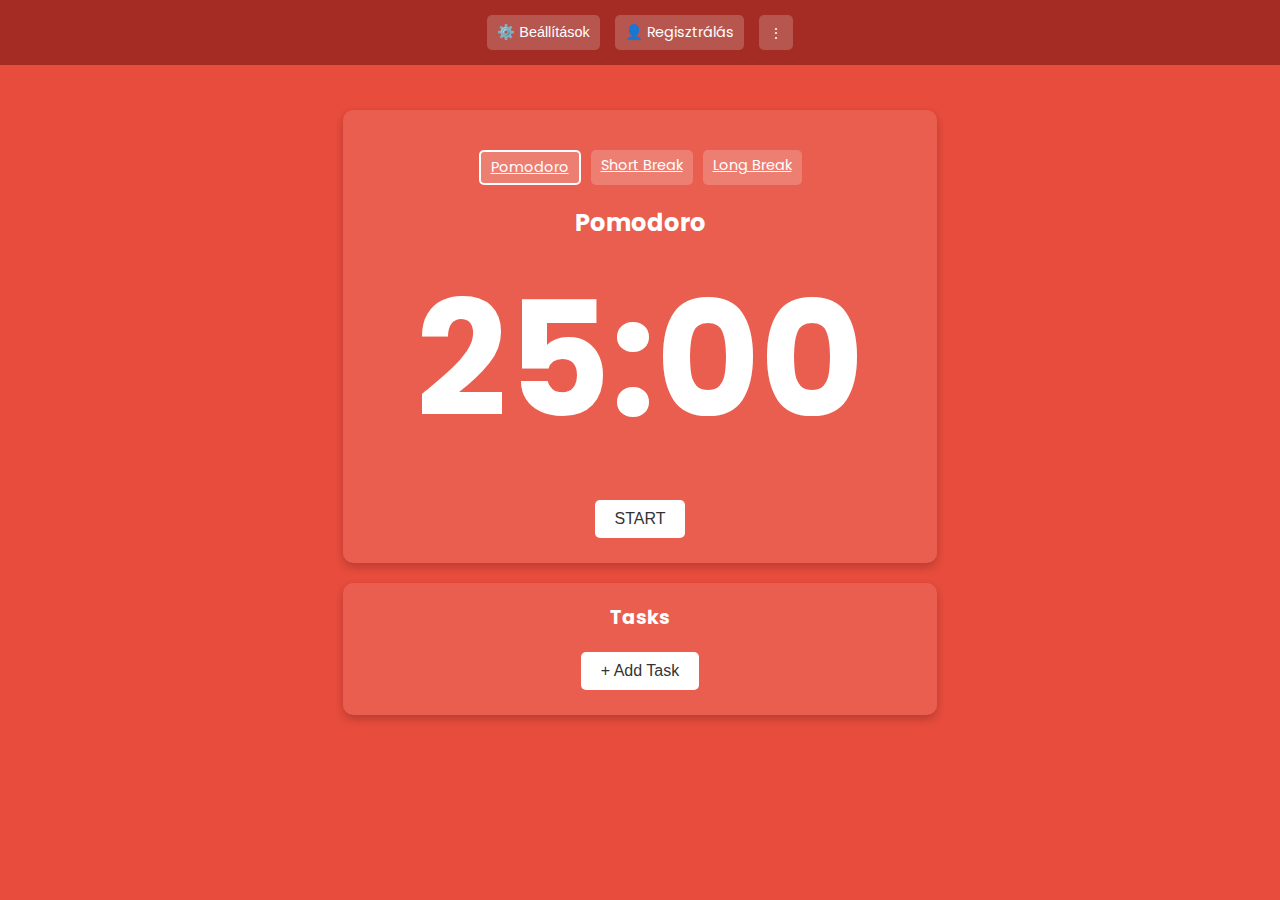
<file: index.html>
<!DOCTYPE html>
<html lang="en">
<head>
    <meta charset="UTF-8">
    <meta name="viewport" content="width=device-width, initial-scale=1.0">
    <title>Pomodoro Timer</title>
    <link href="https://fonts.googleapis.com/css2?family=Poppins:wght@400;600&display=swap" rel="stylesheet">
    <link rel="stylesheet" href="style.css">
</head>
<body>
<header class="navbar">
    <div class="nav-buttons">
        <button>⚙️ Beállítások</button>
        <a href="signUp.html" id="signInButton">👤 Regisztrálás</a>
        <button>⋮</button>
    </div>
</header>
<main>
    <div class="timer-display">
        <nav class="mode-switch">
            <a href="#" id="pomodoroLink" onclick="selectMode('pomodoro')">Pomodoro</a>
            <a href="#" id="short-breakLink" onclick="selectMode('short-break')">Short Break</a>
            <a href="#" id="long-breakLink" onclick="selectMode('long-break')">Long Break</a>
        </nav>
        <h2 id="modeTitle">Pomodoro</h2>
        <div id="timeDisplay">25:00</div>
        <button onclick="toggleTimer(); playSound();" id="toggleButton">START</button>
        <button onclick="skipSession();" id="skipButton">SKIP</button>
        <audio id="soundEffect" src="a.m4a"></audio>
    </div>

    <div class="task-container">
        <h3>Tasks</h3>
        <div id="tasksContainer">
            <button class="add-task-btn" onclick="addTask()">+ Add Task</button>
        </div>
    </div>

    <div class="spotify-player">
        <iframe id="spotifyPlayer"
                src="https://open.spotify.com/embed/playlist/3kwibhwWt8PJaP9UQPRHzZ?utm_source=generator&theme=0"
                frameborder="0" allow="autoplay; clipboard-write; encrypted-media; picture-in-picture">
        </iframe>
    </div>
</main>
<script src="script.js"></script>
</body>
</html>
</file>
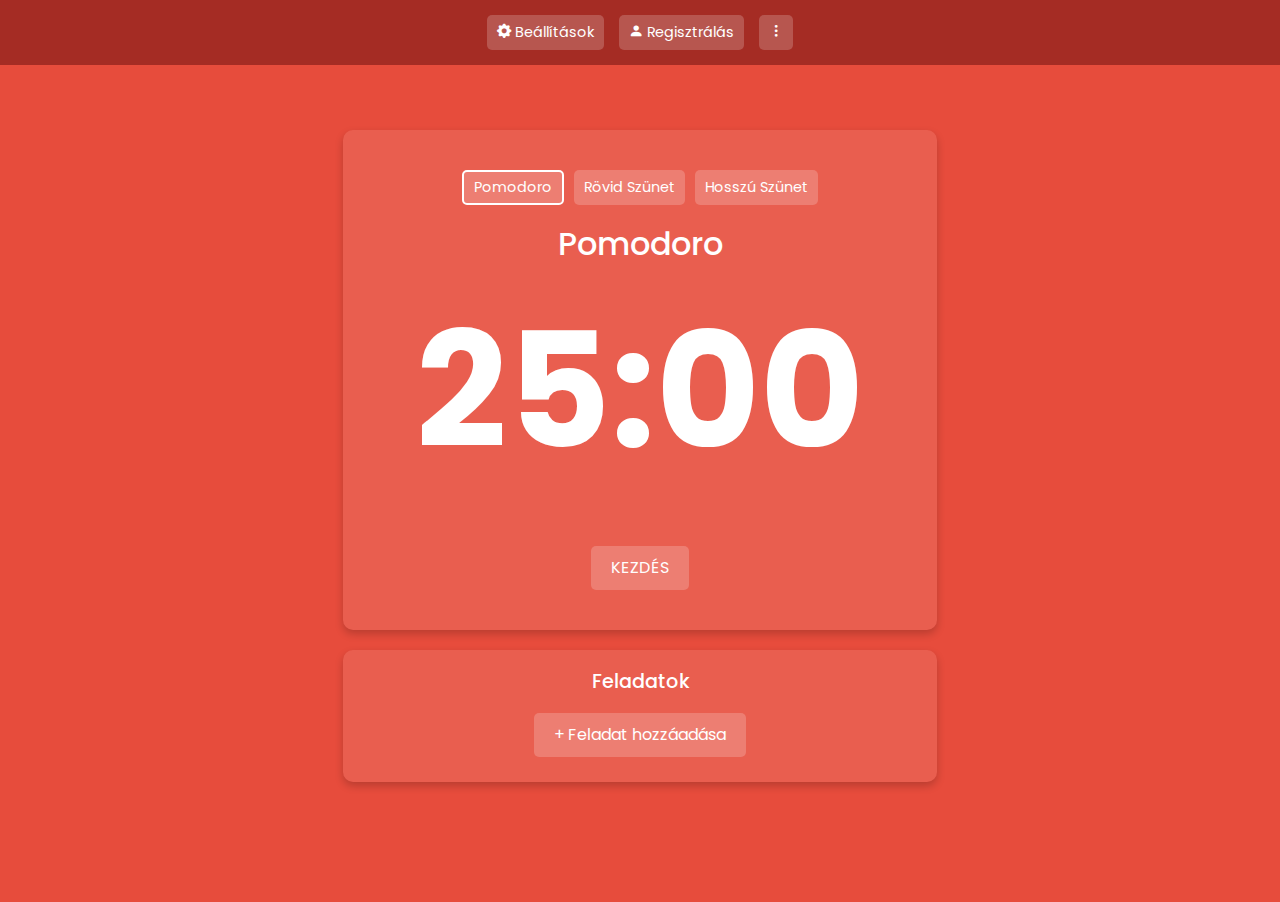
<file: docs/index.html>
<!DOCTYPE html>
<html lang="hu">
<head>
    <meta charset="UTF-8">
    <meta name="viewport" content="width=device-width, initial-scale=1.0">
    <title>Pomodoro Timer</title>
    <link href="https://fonts.googleapis.com/css2?family=Poppins:wght@400;600&display=swap" rel="stylesheet">
    <link rel="stylesheet" href="https://cdn.jsdelivr.net/npm/bootstrap-icons@1.10.5/font/bootstrap-icons.css">
    <link rel="stylesheet" href="https://stackpath.bootstrapcdn.com/bootstrap/4.5.2/css/bootstrap.min.css">
    <link rel="stylesheet" href="static/css/style.css">
</head>
<body>
<header class="navbar">
    <div class="nav-buttons">
        <button onclick="openSettings()"><i class="bi bi-gear-fill"></i>&nbspBeállítások</button>
        <a href="signUp.html" id="signInButton"><i class="bi bi-person-fill"></i>&nbspRegisztrálás</a>
        <button id="menuButton" onclick="toggleDropdown()"><i class="bi bi-three-dots-vertical"></i></button>
        <div id="dropdownMenu" class="dropdown">
            <a id="dropdown1" href="login.html"><i class="bi bi-box-arrow-in-right"></i>&nbspBejelentkezés</a>
            <a id="dropdown2" href="calendar.html"><i class="bi bi-calendar"></i>&nbspNaptár</a>
        </div>
    </div>
</header>
<main>
    <div class="timer-display">
        <nav class="mode-switch">
            <a id="pomodoroLink" onclick="selectMode('pomodoro')">Pomodoro</a>
            <a id="short-breakLink" onclick="selectMode('short-break')">Rövid Szünet</a>
            <a id="long-breakLink" onclick="selectMode('long-break')">Hosszú Szünet</a>
        </nav>
        <h2 id="modeTitle">Pomodoro</h2>
        <div id="timeDisplay">25:00</div>
        <button onclick="toggleTimer(); playSound();" id="toggleButton">KEZDÉS</button>
        <button class="btn btn-outline-light" onclick="skipSession(); skipSound();" id="skipButton">
            <i class="bi bi-skip-end-fill"></i>
        </button>
        <audio id="soundEffect" src="static/sounds/Click.m4a" preload="auto"></audio>
        <audio id="tickingSound" src="static/sounds/Tick.m4a" preload="auto"></audio>
        <audio id="alertBell" src="static/sounds/Bell.m4a" preload="auto"></audio>
        <audio id="alertKitchen" src="static/sounds/Kitchen.m4a" preload="auto"></audio>
        <audio id="alertDigital" src="static/sounds/Digital.m4a" preload="auto"></audio>
        <audio id="skipSound" src="static/sounds/Skip.m4a" preload="auto"></audio>
    </div>
    <div class="task-container">
        <h3>Feladatok</h3>
        <div id="tasksContainer">
            <button class="add-task-btn" onclick="addTask()">+ Feladat hozzáadása</button>
        </div>
    </div>

    <div class="spotify-player">
        <iframe id="spotifyPlayer"
                src="https://open.spotify.com/embed/playlist/3kwibhwWt8PJaP9UQPRHzZ?utm_source=generator&theme=0"
                frameborder="0" allow="autoplay; clipboard-write; encrypted-media; picture-in-picture">
        </iframe>
    </div>
</main>
<script src="static/scripts/settings.js"></script>
<script src="static/scripts/tasks.js"></script>
<script src="static/scripts/timer.js"></script>
<div id="settingsModal" class="settings-modal">
    <div class="settings-content">
        <span class="close" onclick="closeSettings()">&times;</span>
        <h2>Beállítások</h2>

        <div class="settings-section">
            <h3>Időzítő</h3>
            <label>
                Pomodoro (perc)
                <input type="number" id="pomodoroTime" value="25" min="1">
            </label>
            <label>
                Rövid Szünet (perc)
                <input type="number" id="shortBreakTime" value="5" min="1">
            </label>
            <label>
                Hosszú Szünet (perc)
                <input type="number" id="longBreakTime" value="15" min="1">
            </label>
            <label>
                Automatikus Szünetek Indítása
                <label class="switch">
                    <input type="checkbox" id="autoStartBreaks">
                    <span class="slider"></span>
                </label>
            </label>
            <label>
                Automatikus Pomodorók Indítása
                <label class="switch">
                    <input type="checkbox" id="autoStartPomodoros">
                    <span class="slider"></span>
                </label>
            </label>
            <label>
                Hosszú Szünet Intervallum
                <input type="number" id="longBreakInterval" value="4">
            </label>
        </div>
        <div class="settings-section">
            <h3>Hang</h3>
            <label>
                Riasztó Hang
                <select id="alarmSound">
                    <option value="digital">Digitális</option>
                    <option value="bell">Harang</option>
                    <option value="kitchen">Konyha</option>
                </select>
            </label>
            <label>
                Hangerő
                <div class="volume-control-container">
                    <span>0%</span>
                    <input type="range" id="volumeControl" min="0" max="100" value="50"/>
                    <span>100%</span>
                </div>
                <div id="volumeValue" class="volume-display">50%</div>
            </label>
            <div class="settings-buttons">
                <button id="playAlertButton" onclick="playAlertSound()">Lejátszás</button>
                <button onclick="saveSettings()" class="save-button">Mentés</button>
            </div>
        </div>
    </div>
</div>
</body>
</html>
</file>
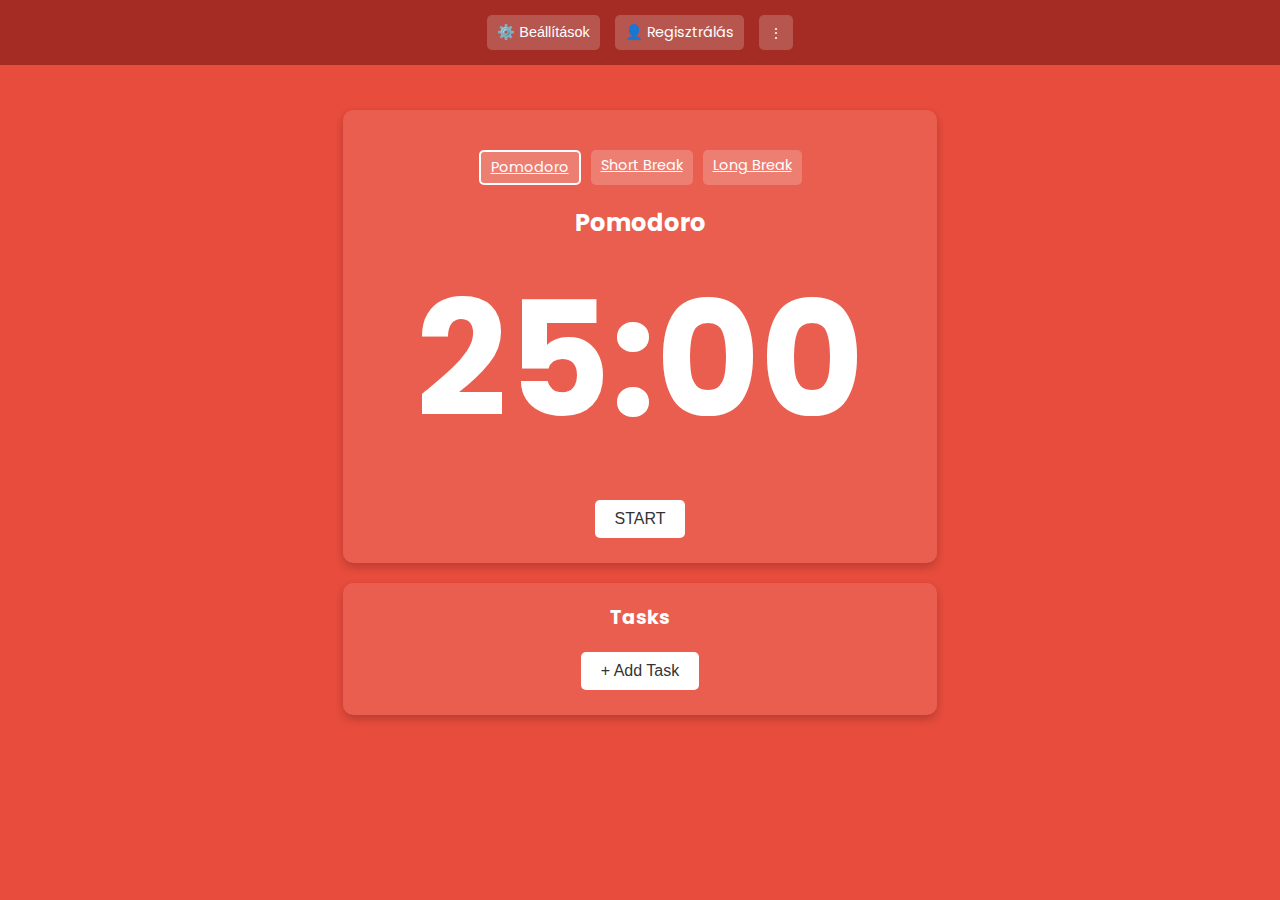
<file: teszt/index.html>
<!DOCTYPE html>
<html lang="en">
<head>
    <meta charset="UTF-8">
    <meta name="viewport" content="width=device-width, initial-scale=1.0">
    <title>Pomodoro Timer</title>
    <link href="https://fonts.googleapis.com/css2?family=Poppins:wght@400;600&display=swap" rel="stylesheet">
    <link rel="stylesheet" href="style.css">
</head>
<body>
<header class="navbar">
    <div class="nav-buttons">
        <button>⚙️ Beállítások</button>
        <a href="signUp.html" id="signInButton">👤 Regisztrálás</a>
        <button>⋮</button>
    </div>
</header>
<main>
    <div class="timer-display">
        <nav class="mode-switch">
            <a href="#" id="pomodoroLink" onclick="selectMode('pomodoro')">Pomodoro</a>
            <a href="#" id="short-breakLink" onclick="selectMode('short-break')">Short Break</a>
            <a href="#" id="long-breakLink" onclick="selectMode('long-break')">Long Break</a>
        </nav>
        <h2 id="modeTitle">Pomodoro</h2>
        <div id="timeDisplay">25:00</div>
        <button onclick="toggleTimer(); playSound();" id="toggleButton">START</button>
        <button onclick="skipSession();" id="skipButton">SKIP</button>
        <audio id="soundEffect" src="a.m4a"></audio>
    </div>

    <div class="task-container">
        <h3>Tasks</h3>
        <div id="tasksContainer">
            <button class="add-task-btn" onclick="addTask()">+ Add Task</button>
        </div>
    </div>

    <div class="spotify-player">
        <iframe id="spotifyPlayer"
                src="https://open.spotify.com/embed/playlist/3kwibhwWt8PJaP9UQPRHzZ?utm_source=generator&theme=0"
                frameborder="0" allow="autoplay; clipboard-write; encrypted-media; picture-in-picture">
        </iframe>
    </div>
</main>
<script src="script.js"></script>
</body>
</html>
</file>
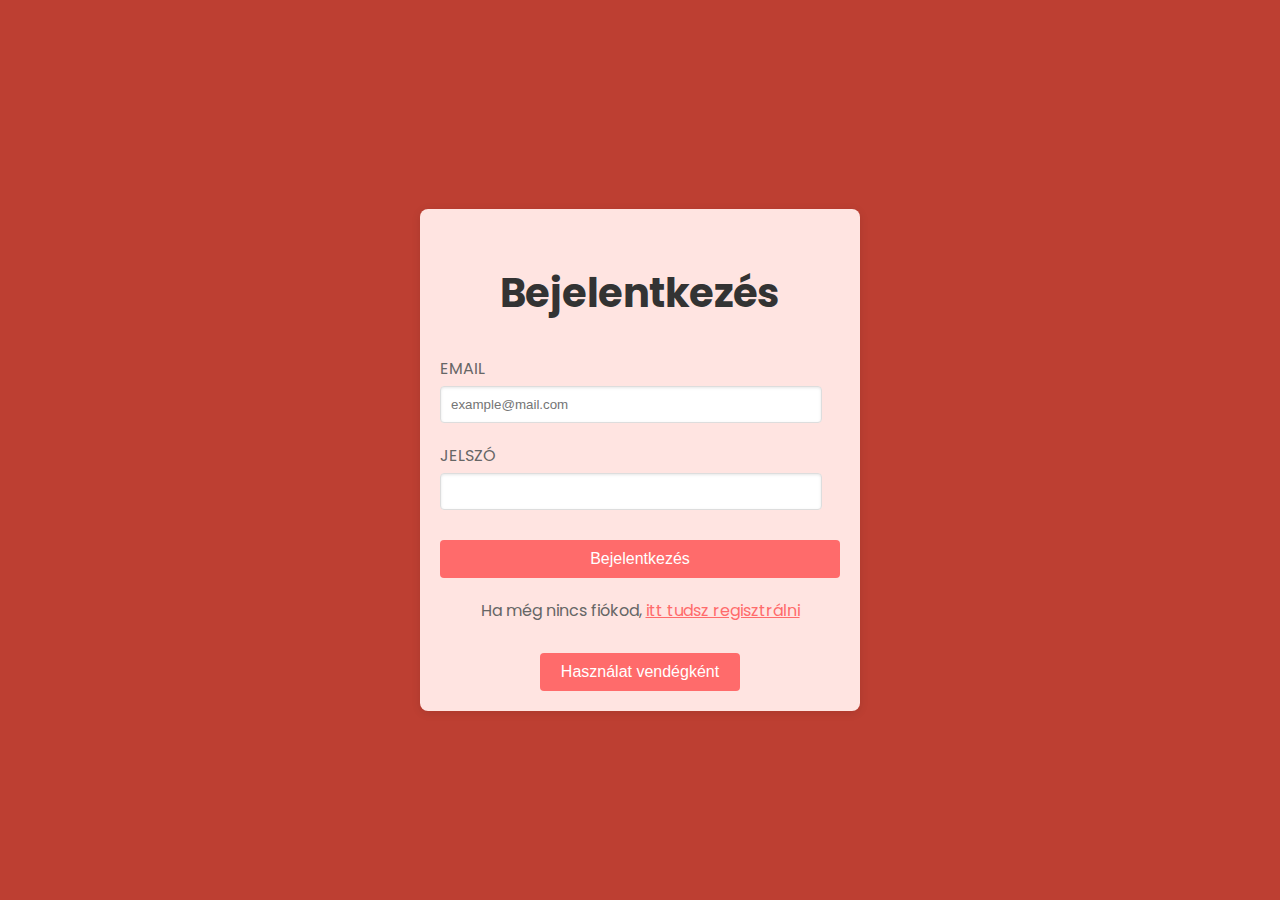
<file: login.html>
<!doctype html>
<html lang="hu">
<head>
    <meta charset="UTF-8">
    <meta name="viewport"
          content="width=device-width, user-scalable=no, initial-scale=1.0, maximum-scale=1.0, minimum-scale=1.0">
    <meta http-equiv="X-UA-Compatible" content="ie=edge">
    <title>Bejelentkezés - Pomodoro</title>
    <link href="https://fonts.googleapis.com/css2?family=Poppins:wght@400;600&display=swap" rel="stylesheet">
    <link rel="stylesheet" href="login.css">
</head>
<body>
<div class="container">
    <h2>Bejelentkezés</h2>
    <form>
        <label for="email">EMAIL</label>
        <input type="email" id="email" placeholder="example@mail.com" required>
        <label for="password">JELSZÓ</label>
        <input type="password" id="password" placeholder="" required>
        <button type="submit" class="button">Bejelentkezés</button>
    </form>
    <p class="redirect-text">Ha még nincs fiókod, <a href="signUp.html" style="color: #ff6b6b;">itt tudsz regisztrálni</a></p>
    <div class="guest-button">
        <button onclick="window.location.href='index.html';">Használat vendégként</button>
    </div>
</div>
</body>
</html>
</file>
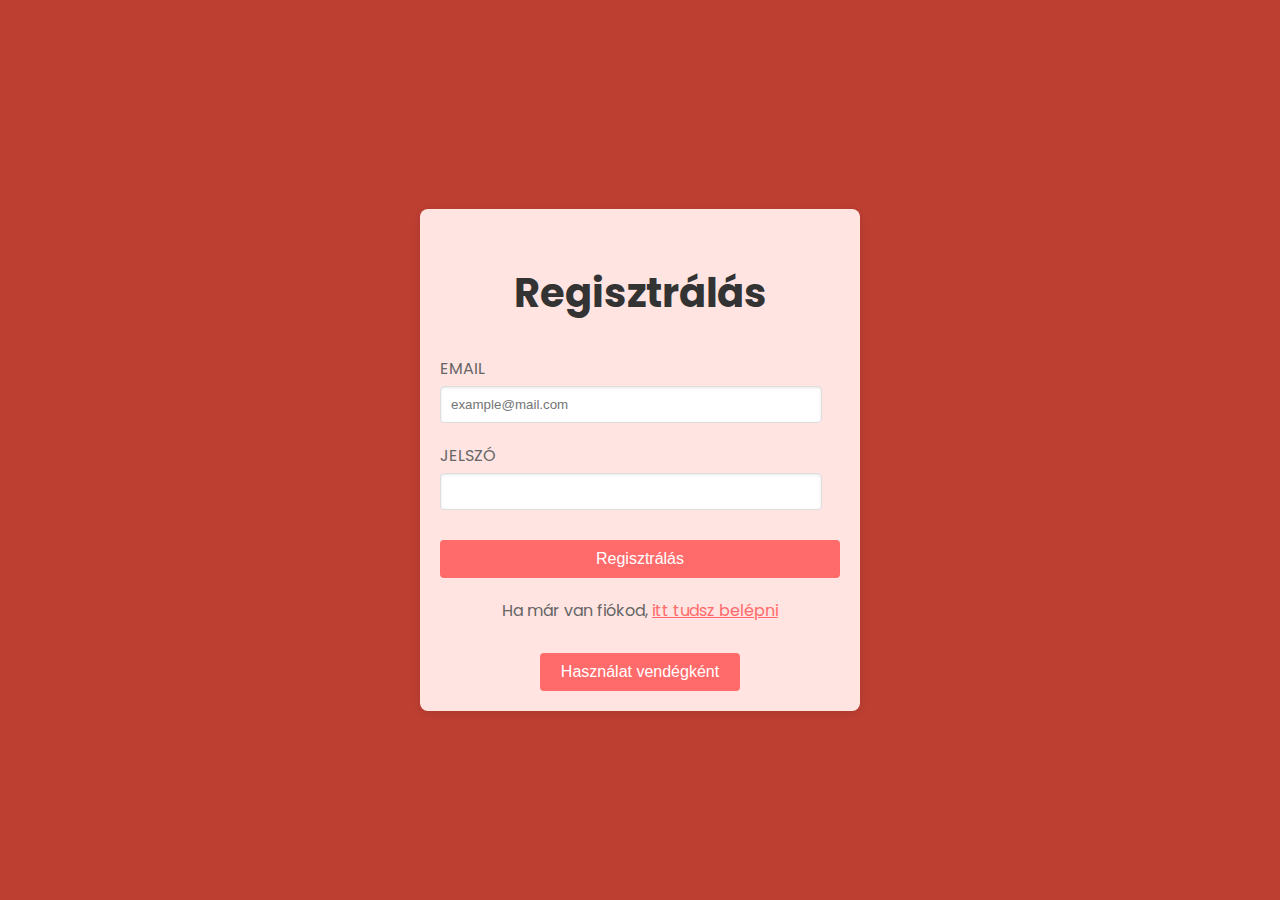
<file: signUp.html>
<!doctype html>
<html lang="hu">
<head>
    <meta charset="UTF-8">
    <meta name="viewport"
          content="width=device-width, user-scalable=no, initial-scale=1.0, maximum-scale=1.0, minimum-scale=1.0">
    <meta http-equiv="X-UA-Compatible" content="ie=edge">
    <title>Regisztrálás - Pomodoro</title>
    <link href="https://fonts.googleapis.com/css2?family=Poppins:wght@400;600&display=swap" rel="stylesheet">
    <link rel="stylesheet" href="login.css">
</head>
<body>
<div class="container">
    <h2>Regisztrálás</h2>
    <form>
        <label for="email">EMAIL</label>
        <input type="email" id="email" placeholder="example@mail.com" required>
        <label for="password">JELSZÓ</label>
        <input type="password" id="password" placeholder="" required>
        <button type="submit" class="registration_button">Regisztrálás</button>
    </form>
    <p class="redirect-text">Ha már van fiókod, <a href="login.html" style="color: #ff6b6b;">itt tudsz belépni</a></p>
    <div class="guest-button">
        <button onclick="window.location.href='index.html';">Használat vendégként</button>
    </div>
</div>
</body>
</html>
</file>
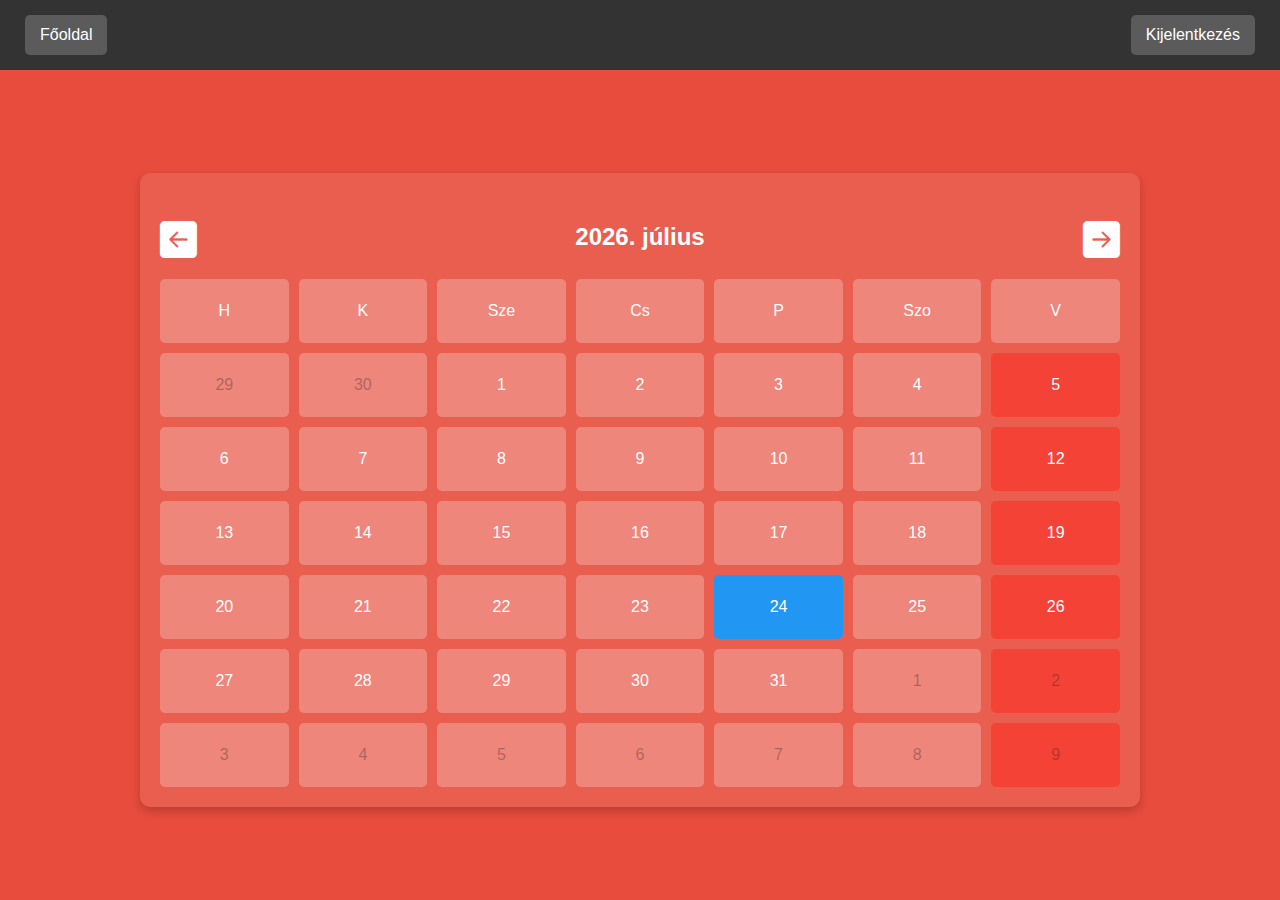
<file: docs/calendar.html>
<!DOCTYPE html>
<html lang="hu">
<head>
    <meta charset="UTF-8">
    <meta name="viewport" content="width=device-width, initial-scale=1.0">
    <title>Pomodoro - Naptár</title>
    <link rel="stylesheet" href="https://cdn.jsdelivr.net/npm/bootstrap-icons@1.10.5/font/bootstrap-icons.css">
    <link rel="stylesheet" href="https://stackpath.bootstrapcdn.com/bootstrap/4.5.2/css/bootstrap.min.css">
    <style>
        * {
            box-sizing: border-box;
            margin: 0;
            padding: 0;
        }

        body {
            font-family: 'Poppins', sans-serif;
            background-color: #e74c3c;
            color: white;
            display: flex;
            flex-direction: column;
            align-items: center;
            justify-content: center;
            padding-top: 80px;
            min-height: 100vh;
        }

        .navbar {
            width: 100%;
            background-color: #333;
            color: white;
            padding: 15px;
            position: fixed;
            top: 0;
            left: 0;
            display: flex;
            justify-content: space-between;
            align-items: center;
            z-index: 10;
        }

        .navbar a {
            color: white;
            text-decoration: none;
            margin: 0 10px;
            padding: 8px 15px;
            border-radius: 5px;
            background: rgba(255, 255, 255, 0.2);
            transition: background-color 0.3s;
        }

        .navbar a:hover {
            background-color: rgba(255, 255, 255, 0.3);
        }

        .calendar-container {
            max-width: 1000px;
            width: 90%;
            margin: 0 auto;
            padding: 20px;
            background: rgba(255, 255, 255, 0.1);
            border-radius: 10px;
            box-shadow: 0px 4px 8px rgba(0, 0, 0, 0.2);
        }

        .calendar {
            display: grid;
            grid-template-columns: repeat(7, 1fr);
            gap: 10px;
            margin-top: 10px;
        }

        .day, .day-header {
            background-color: rgba(255, 255, 255, 0.25);
            color: white;
            padding: 20px;
            border-radius: 5px;
            text-align: center;
            transition: background-color 0.3s;
            font-size: 1em;
        }

        .day:hover {
            background-color: #ffeb3b;
            color: #333;
        }

        .today {
            background-color: #2196F3;
            color: white;
        }

        .sunday {
            background-color: #f44336;
            color: white;
        }

        .other-month {
            color: rgba(34, 34, 34, 0.34);
        }

        .navigation {
            display: flex;
            justify-content: space-between;
            align-items: center;
            width: 100%;
            margin-top: 20px;
        }

        .navigation button {
            background-color: transparent; /* Átlátszó háttér */
            color: white;
            border: none; /* Nincs keret */
            border-radius: 5px;
            cursor: pointer;
            transition: background-color 0.3s;
            font-size: 2.3em; /* Nagyobb betűméret */
        }

        .navigation button:hover {
            color: rgba(0, 0, 0, 255);
        }

        .navigation button:focus {
            color: white;
            outline: none;
            box-shadow: none; /* Nincs keret, amikor fókuszálva van */
        }

        #current-month {
            font-size: 1.5em;
            font-weight: bold;
            text-align: center;
            flex: 1;
        }

        @media (max-width: 768px) {
            .calendar {
                grid-template-columns: repeat(7, 1fr);
            }

            .day, .day-header {
                font-size: 0.9em;
                padding: 12px;
            }

            .navigation {
                flex-direction: row;
                justify-content: space-between;
            }

            #current-month {
                margin: 10px 0;
                text-align: center;
                font-size: 1.2em;
            }
        }

        @media (max-width: 480px) {
            .day, .day-header {
                font-size: 0.8em;
                padding: 8px;
            }

            .navbar a {
                font-size: 0.8em;
                padding: 5px 10px;
            }
        }
    </style>
</head>
<body>

<div class="navbar">
    <a href="index.html">Főoldal</a>
    <a href="login.html">Kijelentkezés</a>
</div>

<div class="calendar-container">
    <div class="navigation">
        <button id="prev-month"><i class="bi bi-arrow-left-square-fill"></i></button>
        <h2 id="current-month"></h2>
        <button id="next-month"><i class="bi bi-arrow-right-square-fill"></i></button>
    </div>

    <div class="calendar" id="calendar"></div>
</div>

<script>
    const calendar = document.getElementById('calendar');
    const currentMonthDisplay = document.getElementById('current-month');
    const prevMonthButton = document.getElementById('prev-month');
    const nextMonthButton = document.getElementById('next-month');

    let currentDate = new Date();

    const daysOfWeek = ["H", "K", "Sze", "Cs", "P", "Szo", "V"];

    const months = [
        "január", "február", "március", "április", "május", "június",
        "július", "augusztus", "szeptember", "október", "november", "december"
    ];

    function generateCalendar(month, year) {
        calendar.innerHTML = '';
        const firstDayOfMonth = new Date(year, month, 1);
        const daysInMonth = new Date(year, month + 1, 0).getDate();
        const firstDayOfWeek = (firstDayOfMonth.getDay() + 6) % 7;

        currentMonthDisplay.textContent = `${year}. ${months[month]}`;

        daysOfWeek.forEach(day => {
            const dayHeader = document.createElement('div');
            dayHeader.classList.add('day-header');
            dayHeader.textContent = day;
            calendar.appendChild(dayHeader);
        });

        const daysInPrevMonth = new Date(year, month, 0).getDate();
        for (let i = firstDayOfWeek - 1; i >= 0; i--) {
            const prevMonthDay = document.createElement('div');
            prevMonthDay.classList.add('day', 'other-month');
            prevMonthDay.textContent = daysInPrevMonth - i;
            calendar.appendChild(prevMonthDay);
        }

        for (let day = 1; day <= daysInMonth; day++) {
            const dayElement = document.createElement('div');
            dayElement.classList.add('day');
            dayElement.textContent = day;

            const today = new Date();
            const currentDay = new Date(year, month, day);

            if (today.toDateString() === currentDay.toDateString()) {
                dayElement.classList.add('today');
            }

            if (currentDay.getDay() === 0) { // Vasárnap
                dayElement.classList.add('sunday');
            }

            calendar.appendChild(dayElement);
        }

        const totalCells = 49; // Fix 7 * 7
        const remainingCells = totalCells - calendar.children.length;
        for (let i = 1; i <= remainingCells; i++) {
            const nextMonthDay = document.createElement('div');
            nextMonthDay.classList.add('day', 'other-month');
            nextMonthDay.textContent = i;

            // Ha vasárnap, akkor piros színnel kiemelni
            if (new Date(year, month + 1, i).getDay() === 0) {
                nextMonthDay.classList.add('sunday');
            }

            calendar.appendChild(nextMonthDay);
        }
    }

    prevMonthButton.addEventListener('click', () => {
        currentDate.setMonth(currentDate.getMonth() - 1);
        generateCalendar(currentDate.getMonth(), currentDate.getFullYear());
    });

    nextMonthButton.addEventListener('click', () => {
        currentDate.setMonth(currentDate.getMonth() + 1);
        generateCalendar(currentDate.getMonth(), currentDate.getFullYear());
    });

    generateCalendar(currentDate.getMonth(), currentDate.getFullYear());
</script>
</body>
</html>
</file>
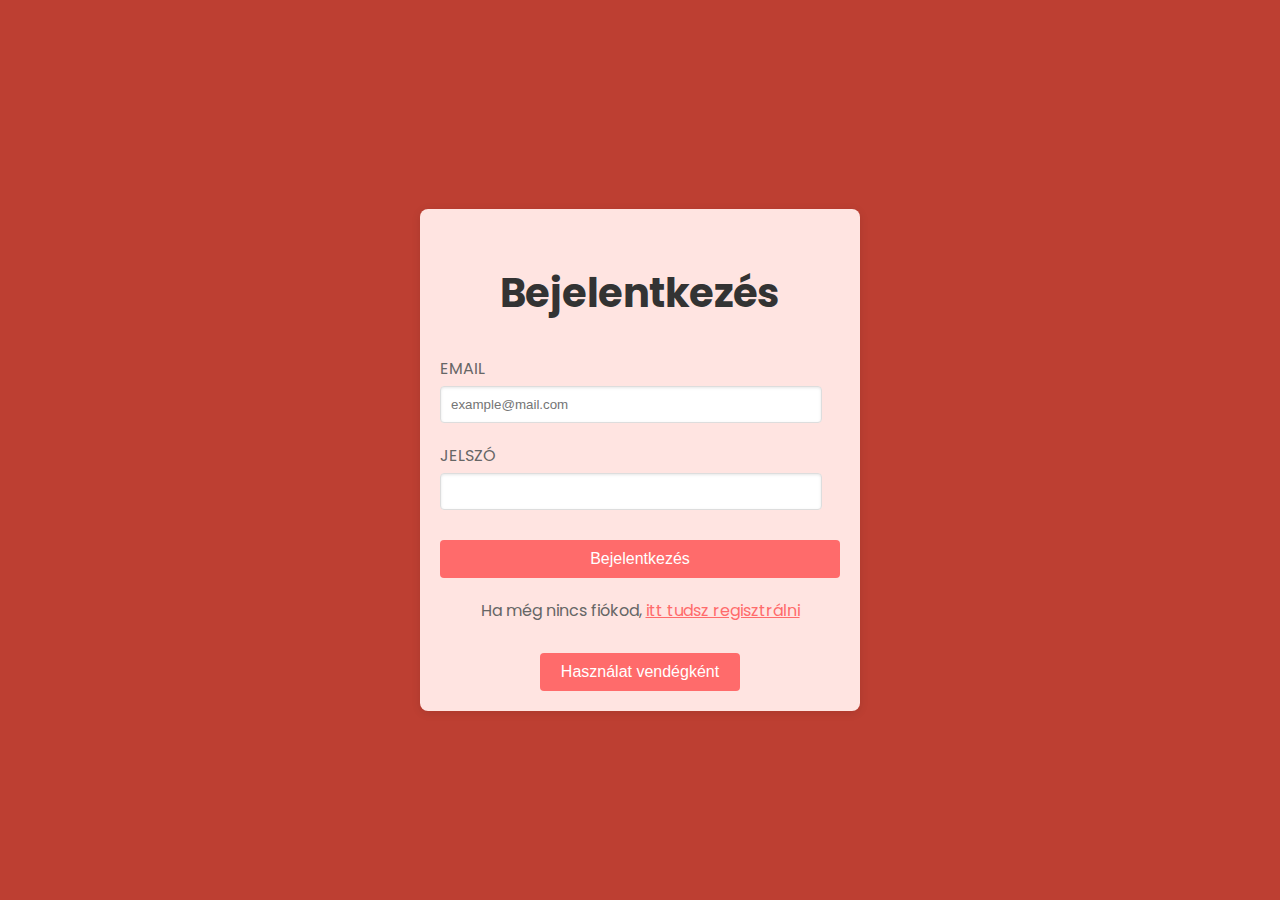
<file: docs/login.html>
<!doctype html>
<html lang="hu">
<head>
    <meta charset="UTF-8">
    <meta name="viewport"
          content="width=device-width, user-scalable=no, initial-scale=1.0, maximum-scale=1.0, minimum-scale=1.0">
    <meta http-equiv="X-UA-Compatible" content="ie=edge">
    <title>Bejelentkezés - Pomodoro</title>
    <link href="https://fonts.googleapis.com/css2?family=Poppins:wght@400;600&display=swap" rel="stylesheet">
    <link rel="stylesheet" href="static/css/login.css">
</head>
<body>
<div class="container">
    <h2>Bejelentkezés</h2>
    <form>
        <label for="email">EMAIL</label>
        <input type="email" id="email" placeholder="example@mail.com" required>
        <label for="password">JELSZÓ</label>
        <input type="password" id="password" placeholder="" required>
        <button type="submit" class="button">Bejelentkezés</button>
    </form>
    <p class="redirect-text">Ha még nincs fiókod, <a href="signUp.html" style="color: #ff6b6b;">itt tudsz regisztrálni</a></p>
    <div class="guest-button">
        <button onclick="window.location.href='index.html';">Használat vendégként</button>
    </div>
</div>
</body>
</html>
</file>
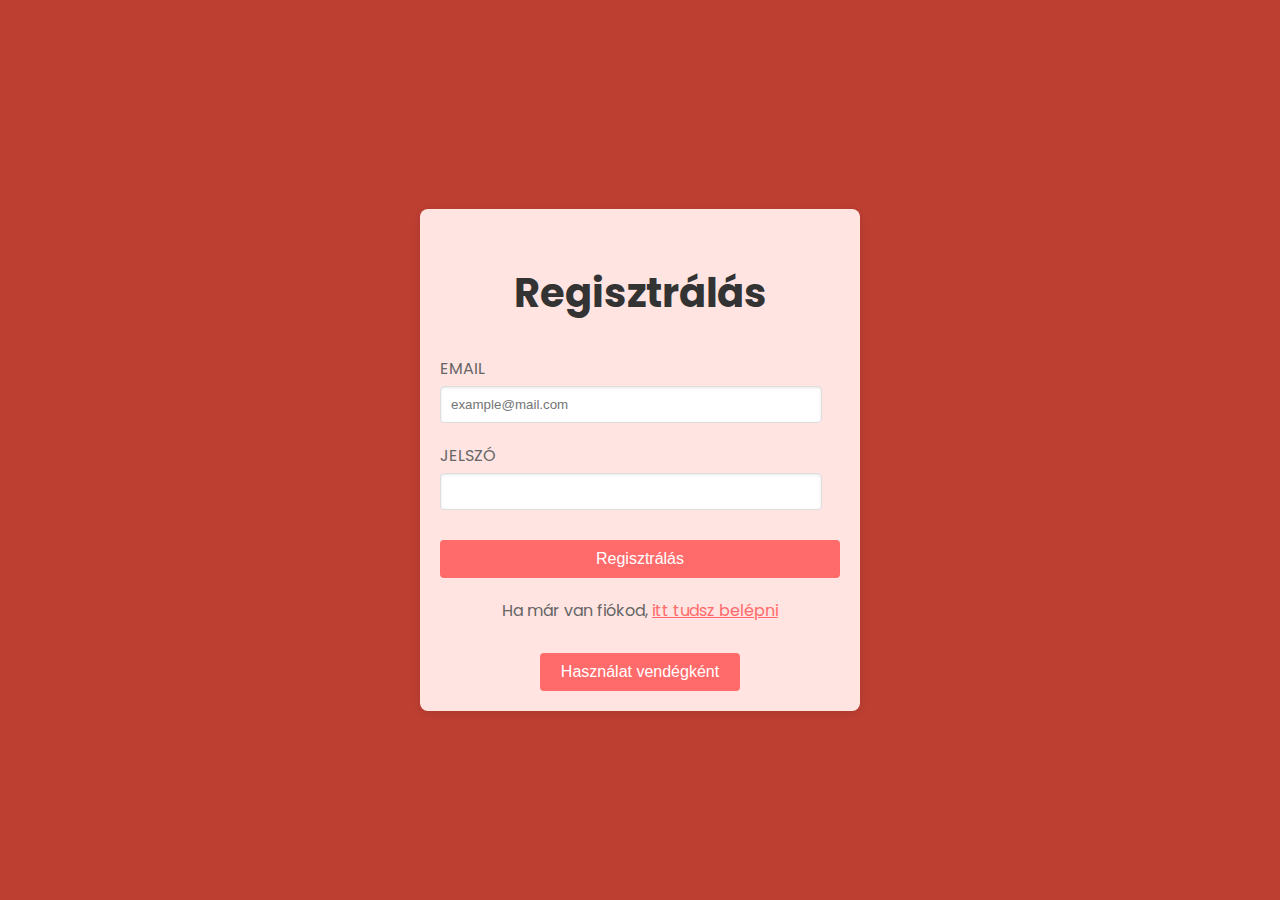
<file: docs/signUp.html>
<!doctype html>
<html lang="hu">
<head>
    <meta charset="UTF-8">
    <meta name="viewport"
          content="width=device-width, user-scalable=no, initial-scale=1.0, maximum-scale=1.0, minimum-scale=1.0">
    <meta http-equiv="X-UA-Compatible" content="ie=edge">
    <title>Regisztrálás - Pomodoro</title>
    <link href="https://fonts.googleapis.com/css2?family=Poppins:wght@400;600&display=swap" rel="stylesheet">
    <link rel="stylesheet" href="assets/css/login.css">
</head>
<body>
<div class="container">
    <h2>Regisztrálás</h2>
    <form>
        <label for="email">EMAIL</label>
        <input type="email" id="email" placeholder="example@mail.com" required>
        <label for="password">JELSZÓ</label>
        <input type="password" id="password" placeholder="" required>
        <button type="submit" class="registration_button">Regisztrálás</button>
    </form>
    <p class="redirect-text">Ha már van fiókod, <a href="login.html" style="color: #ff6b6b;">itt tudsz belépni</a></p>
    <div class="guest-button">
        <button onclick="window.location.href='index.html';">Használat vendégként</button>
    </div>
</div>
</body>
</html>
</file>
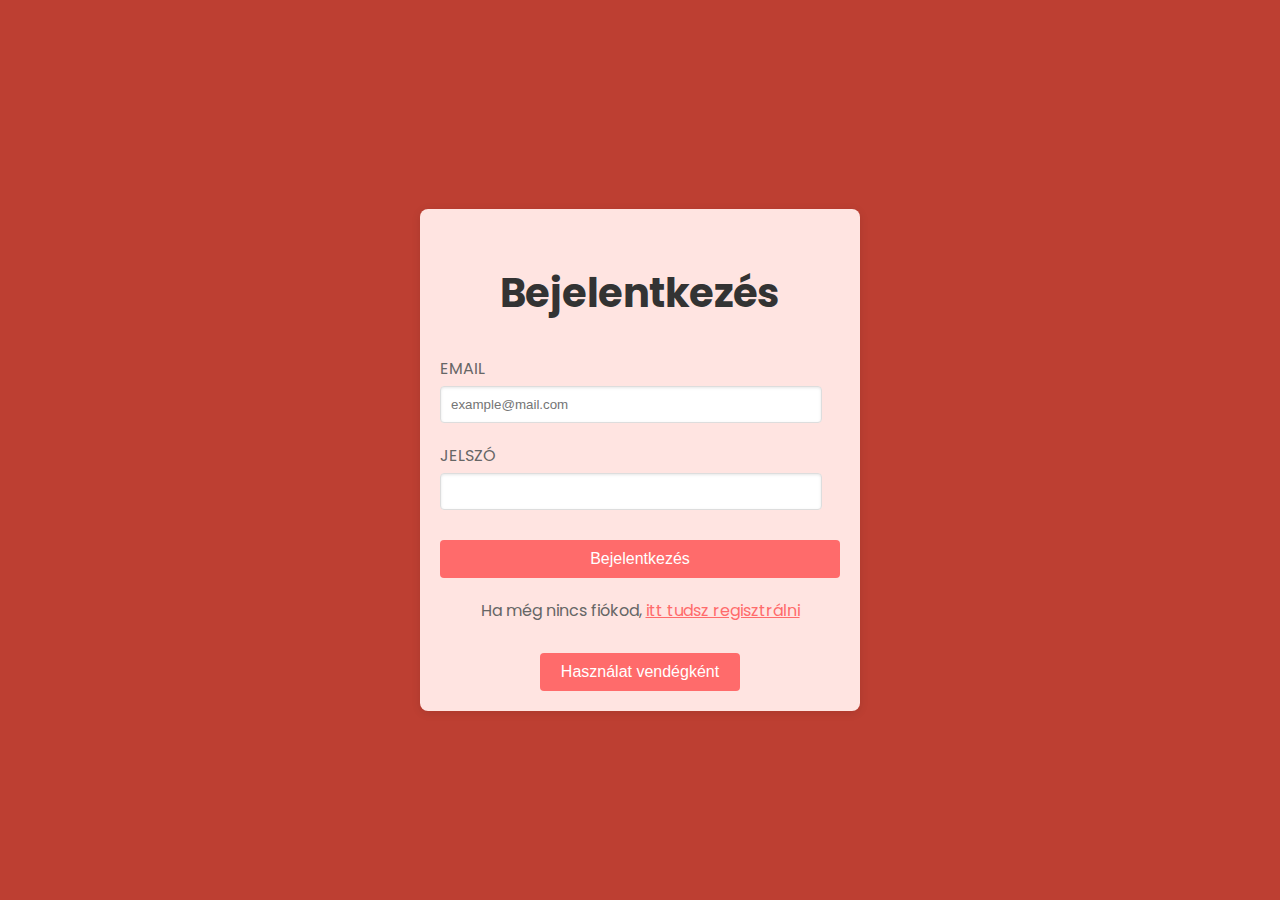
<file: teszt/login.html>
<!doctype html>
<html lang="hu">
<head>
    <meta charset="UTF-8">
    <meta name="viewport"
          content="width=device-width, user-scalable=no, initial-scale=1.0, maximum-scale=1.0, minimum-scale=1.0">
    <meta http-equiv="X-UA-Compatible" content="ie=edge">
    <title>Bejelentkezés - Pomodoro</title>
    <link href="https://fonts.googleapis.com/css2?family=Poppins:wght@400;600&display=swap" rel="stylesheet">
    <link rel="stylesheet" href="login.css">
</head>
<body>
<div class="container">
    <h2>Bejelentkezés</h2>
    <form>
        <label for="email">EMAIL</label>
        <input type="email" id="email" placeholder="example@mail.com" required>
        <label for="password">JELSZÓ</label>
        <input type="password" id="password" placeholder="" required>
        <button type="submit" class="button">Bejelentkezés</button>
    </form>
    <p class="redirect-text">Ha még nincs fiókod, <a href="signUp.html" style="color: #ff6b6b;">itt tudsz regisztrálni</a></p>
    <div class="guest-button">
        <button onclick="window.location.href='index.html';">Használat vendégként</button>
    </div>
</div>
</body>
</html>
</file>
<file: style.css>
* {
    box-sizing: border-box;
    margin: 0;
    padding: 0;
}

body {
    font-family: 'Poppins', sans-serif;
    background-color: #e74c3c;
    color: white;
    display: flex;
    flex-direction: column;
    align-items: center;
    justify-content: center;
    padding-top: 10vh;
    height: auto;
    overflow: auto;
    text-align: center;
    transition: background-color 0.3s;
}

main {
    display: flex;
    flex-direction: column;
    align-items: center;
    justify-content: center;
    width: 100%;
    max-width: 700px;
    margin: 0 auto;
    padding: 20px;
}

.pomodoro-mode {
    background-color: #e74c3c;
}

.short-break-mode {
    background-color: #3498db;
}

.long-break-mode {
    background-color: #2ecc71;
}

.navbar {
    display: flex;
    justify-content: center;
    align-items: center;
    background-color: #c0392b;
    padding: 10px 20px;
    width: 100%;
    position: fixed;
    top: 0;
    transition: background-color 0.3s;
    z-index: 10;
}

.pomodoro-navbar {
    background-color: #a52c24;
}

.short-break-navbar {
    background-color: #2c7b9a;
}

.long-break-navbar {
    background-color: #27ae60;
}

.nav-buttons {
    display: flex;
    gap: 10px;
    align-items: center;
}

.nav-buttons a {
    background: rgba(255, 255, 255, 0.2);
    color: white;
    border: none;
    padding: 5px 10px;
    border-radius: 5px;
    cursor: pointer;
    height: 35px;
    font-size: 0.9em;
    text-decoration: none;
    display: flex;
    align-items: center;
    justify-content: center;
}

.nav-buttons a:hover {
    background: rgba(255, 255, 255, 0.3);
}

.nav-buttons button, .mode-switch a {
    background: rgba(255, 255, 255, 0.2);
    color: white;
    border: none;
    padding: 5px 10px;
    border-radius: 5px;
    cursor: pointer;
    height: 35px;
    font-size: 0.9em;
}

.nav-buttons button:hover {
    background: rgba(255, 255, 255, 0.3);
}

.mode-switch {
    margin-top: 20px;
    margin-bottom: 20px;
    display: flex;
    flex-wrap: wrap;
    justify-content: center;
}

.mode-switch a {
    margin: 0 5px;
}

.mode-switch a.active {
    border: 2px solid white;
}

.timer-display {
    background: rgba(255, 255, 255, 0.1);
    padding: 20px;
    border-radius: 10px;
    width: 90%;
    max-width: 700px;
    margin-bottom: 20px;
    box-shadow: 0px 4px 8px rgba(0, 0, 0, 0.2);
}

#timeDisplay {
    font-size: 10em;
    margin-bottom: 15px;
    font-weight: bold;
}

button {
    background-color: white;
    color: #333;
    border: none;
    border-radius: 5px;
    padding: 10px 20px;
    font-size: 1em;
    cursor: pointer;
    transition: background-color 0.3s;
    margin: 5px;
}

button:hover {
    background-color: #ddd;
}

.task-container {
    background: rgba(255, 255, 255, 0.1);
    padding: 20px;
    border-radius: 10px;
    width: 90%;
    max-width: 700px;
    box-shadow: 0px 4px 8px rgba(0, 0, 0, 0.2);
}

.task-container h3 {
    margin-bottom: 15px;
    font-size: 1.2em;
    color: white;
}

.task {
    display: flex;
    justify-content: space-between;
    background-color: rgba(255, 255, 255, 0.15);
    color: white;
    padding: 10px;
    margin: 5px 0;
    border-radius: 5px;
}

#spotifyPlayer {
    border-radius: 12px;
    width: 350px;
    height: 80px;
}

.spotify-player {
    position: fixed;
    bottom: 20px;
    right: 20px;
    border-radius: 12px;
    overflow: hidden;
}

@media (max-width: 600px) {
    .navbar {
        padding: 5px 10px;
        flex-direction: column;
        gap: 5px;
    }

    .nav-buttons button {
        font-size: 0.8em;
        padding: 5px;
    }

    .timer-display, .task-container {
        width: 100%;
        padding: 15px;
        font-size: 0.9em;
    }

    #timeDisplay {
        font-size: 5em;
    }

    button {
        padding: 8px 16px;
        font-size: 0.9em;
    }

    .add-task-btn {
        font-size: 0.9em;
        padding: 6px;
    }

    .task span {
        font-size: 0.9em;
    }

    .spotify-player {
        width: 250px;
        height: 70px;
    }
}
</file>
<file: docs/static/css/style.css>
/* Eddigi stílusok maradnak */
* {
    box-sizing: border-box;
    margin: 0;
    padding: 0;
}

body {
    font-family: 'Poppins', sans-serif;
    background-color: #e74c3c;
    color: white;
    display: flex;
    flex-direction: column;
    align-items: center;
    justify-content: center;
    padding-top: 10vh;
    height: auto;
    overflow: auto;
    text-align: center;
    transition: background-color 0.3s;
}

main {
    display: flex;
    flex-direction: column;
    align-items: center;
    justify-content: center;
    width: 100%;
    max-width: 700px;
    margin: 0 auto;
    padding: 20px;
}

.pomodoro-mode {
    background-color: #e74c3c;
}

.short-break-mode {
    background-color: #3498db;
}

.long-break-mode {
    background-color: #2ecc71;
}

.navbar {
    display: flex;
    justify-content: center;
    align-items: center;
    padding: 10px 20px;
    width: 100%;
    position: fixed;
    top: 0;
    transition: background-color 0.3s;
    z-index: 10;
}

.pomodoro-navbar {
    background-color: #a52c24; /* Sötét piros a Pomodoro módban */
}

.short-break-navbar {
    background-color: #2c7b9a; /* Sötétebb kék a Rövid Szünet módban */
}

.long-break-navbar {
    background-color: #27ae60; /* Sötétebb zöld a Hosszú Szünet módban */
}


.nav-buttons {
    display: flex;
    gap: 10px;
    align-items: center;
}

.nav-buttons a,
.nav-buttons button,
.mode-switch a {
    background: rgba(255, 255, 255, 0.2);
    color: white;
    border: none;
    padding: 5px 10px;
    border-radius: 5px;
    cursor: pointer;
    height: 35px;
    font-size: 0.9em;
    display: flex;
    align-items: center;
    justify-content: center;
    text-decoration: none; /* Eltávolítja az aláhúzást */
    transition: background 0.3s;
}

.nav-buttons a:hover,
.nav-buttons button:hover,
.mode-switch a:hover {
    background: rgba(255, 255, 255, 0.3);
}

.mode-switch {
    margin: 20px 0;
    display: flex;
    flex-wrap: wrap;
    justify-content: center;
    gap: 10px; /* Hely a mode-switch gombok között */
}

.mode-switch a.active {
    border: 2px solid white;
}

.timer-display {
    background: rgba(255, 255, 255, 0.1);
    padding: 20px;
    border-radius: 10px;
    width: 90%;
    max-width: 700px;
    margin-bottom: 20px;
    box-shadow: 0px 4px 8px rgba(0, 0, 0, 0.2);
    margin-top: 20px;
}

#timeDisplay {
    font-size: 10em;
    margin-bottom: 15px;
    font-weight: bold;
}

button {
    background-color: white;
    color: #333;
    border: none;
    border-radius: 5px;
    padding: 10px 20px;
    font-size: 1em;
    cursor: pointer;
    transition: background-color 0.3s;
    margin: 5px;
}

button:hover {
    background-color: #ddd;
}

.task-container {
    background: rgba(255, 255, 255, 0.1);
    padding: 20px;
    border-radius: 10px;
    width: 90%;
    max-width: 700px;
    box-shadow: 0px 4px 8px rgba(0, 0, 0, 0.2);
}

.task-container h3 {
    margin-bottom: 15px;
    font-size: 1.2em;
    color: white;
}

.task {
    display: flex;
    justify-content: space-between;
    background-color: rgba(255, 255, 255, 0.15);
    color: white;
    padding: 10px;
    margin: 5px 0;
    border-radius: 5px;
}

#toggleButton {
    margin: 20px 0;
}

#skipButton {
    font-size: 2.3em;
    border: none;
    box-shadow: none;
}

#skipButton:hover {
    background-color: rgba(0, 0, 0, 0);
}

#skipButton:focus {
    outline: none;
    box-shadow: none;
}

#spotifyPlayer {
    border-radius: 12px;
    width: 350px;
    height: 80px;
}

.spotify-player {
    position: fixed;
    bottom: 20px;
    right: 20px;
    border-radius: 12px;
    overflow: hidden;
    width: 100%;
    max-width: 350px;
}

.settings-modal {
    display: none;
    position: fixed;
    z-index: 11;
    left: 0;
    top: 0;
    width: 100%;
    height: 100%;
    background-color: rgba(0, 0, 0, 0.6);
    justify-content: center;
    align-items: center;
    overflow-y: auto;
}

.settings-content {
    background-color: #fff;
    padding: 20px;
    border-radius: 10px;
    width: 90%;
    max-width: 400px;
    max-height: 80vh;
    overflow-y: auto;
    color: #333;
    text-align: left;
}

.settings-buttons {
    display: flex;
    justify-content: center;
    gap: 10px;
    margin-top: 20px;
}


.settings-content h2 {
    margin-top: 0;
}

.settings-section h3 {
    color: #e74c3c;
    margin-top: 15px;
}

.settings-section label {
    display: flex;
    justify-content: space-between;
    align-items: center;
    padding: 10px 0;
}

.settings-section input[type="number"],
.settings-section input[type="range"],
.settings-section select {
    width: 50%;
    padding: 5px;
    border: 1px solid #ddd;
    border-radius: 5px;
    text-align: right;
}

.settings-section input[type="checkbox"] {
    margin-right: 10px;
}

.close {
    font-size: 24px;
    font-weight: bold;
    position: absolute;
    top: 10px;
    right: 15px;
    cursor: pointer;
    color: #333;
}

.switch {
    position: relative;
    display: inline-block;
    width: 40px;
    height: 20px;
}

.switch input {
    opacity: 0;
    width: 0;
    height: 0;
}

.slider {
    position: absolute;
    cursor: pointer;
    top: 0;
    left: 0;
    right: 0;
    bottom: 0;
    background-color: #ccc;
    transition: .4s;
    border-radius: 20px;
}

.slider:before {
    position: absolute;
    content: "";
    height: 16px;
    width: 16px;
    left: 2px;
    bottom: 2px;
    background-color: white;
    transition: .4s;
    border-radius: 50%;
}

input:checked + .slider {
    background-color: #4CAF50;
}

input:checked + .slider:before {
    transform: translateX(20px);
}

.volume-control-container {
    display: flex;
    align-items: center;
    gap: 10px;
}

.volume-display {
    text-align: center;
    font-size: 0.9em;
    color: #333;
    margin-top: 5px;
}

.save-button,
#playAlertButton {
    display: block;
    justify-content: center;
    margin-top: 20px;
    padding: 10px 20px;
    font-size: 1em;
    color: #ffffff;
    background-color: #c63737;
    border: none;
    border-radius: 10px;
    cursor: pointer;
    transition: background-color 0.3s ease;
}

.save-button:hover,
#playAlertButton:hover {
    background-color: #a52c2c;
}

#playAlertButton:active {
    background-color: #388e3c;
}

.nav-buttons {
    position: relative;
}

#dropdownMenu a {
    color: black;
    background-color: white;
    display: flex;
    align-items: center;
    justify-content: left;
}

.dropdown {
    display: none;
    position: absolute;
    top: 100%;
    right: 0;
    text-align: left;
    background-color: white;
    border-radius: 5px;
    box-shadow: 0 2px 10px rgba(0, 0, 0, 0.1);
    color: black;
    padding: 3px 0;
}

.dropdown a {
    display: block;
    padding: 10px 15px;
    text-decoration: none;
    transition: background-color 0.2s, color 0.2s;
}

#dropdownMenu a:hover {
    background-color: #ccc;
}

button, .nav-buttons a, .mode-switch a {
    outline: none;
    box-shadow: none;
    border: none;
    background: rgba(255, 255, 255, 0.2);
    color: white;
    transition: background 0.3s;
}

button:focus, .nav-buttons a:focus, .mode-switch a:focus {
    outline: none;
    box-shadow: none;
}

button:hover, .nav-buttons a:hover, .mode-switch a:hover {
    background: rgba(255, 255, 255, 0.3);
}

@media (max-width: 1360px) {
    .task-container {
        margin-bottom: 100px;
    }
}

@media (max-width: 600px) {
    main {
        padding: 0 50px;
    }

    .navbar {
        padding: 5px 10px;
        flex-direction: column;
        gap: 5px;
    }

    .nav-buttons button {
        font-size: 0.8em;
        padding: 5px;
    }

    .timer-display,
    .task-container {
        width: 100%;
        padding: 15px;
        font-size: 0.9em;
    }

    #timeDisplay {
        font-size: 5em;
    }

    button {
        padding: 8px 16px;
        font-size: 0.9em;
    }

    .add-task-btn {
        font-size: 0.9em;
        padding: 6px;
    }

    .task span {
        font-size: 0.9em;
    }

    .spotify-player {
        width: 100%;
        max-width: 100%;
        display: flex;
        justify-content: center;
        align-items: center;
        right: 0;
    }

    .settings-modal {
        padding: 0 10px;
    }
}
</file>
<file: teszt/style.css>
* {
    box-sizing: border-box;
    margin: 0;
    padding: 0;
}

body {
    font-family: 'Poppins', sans-serif;
    background-color: #e74c3c;
    color: white;
    display: flex;
    flex-direction: column;
    align-items: center;
    justify-content: center;
    padding-top: 10vh;
    height: auto;
    overflow: auto;
    text-align: center;
    transition: background-color 0.3s;
}

main {
    display: flex;
    flex-direction: column;
    align-items: center;
    justify-content: center;
    width: 100%;
    max-width: 700px;
    margin: 0 auto;
    padding: 20px;
}

.pomodoro-mode {
    background-color: #e74c3c;
}

.short-break-mode {
    background-color: #3498db;
}

.long-break-mode {
    background-color: #2ecc71;
}

.navbar {
    display: flex;
    justify-content: center;
    align-items: center;
    background-color: #c0392b;
    padding: 10px 20px;
    width: 100%;
    position: fixed;
    top: 0;
    transition: background-color 0.3s;
    z-index: 10;
}

.pomodoro-navbar {
    background-color: #a52c24;
}

.short-break-navbar {
    background-color: #2c7b9a;
}

.long-break-navbar {
    background-color: #27ae60;
}

.nav-buttons {
    display: flex;
    gap: 10px;
    align-items: center;
}

.nav-buttons a {
    background: rgba(255, 255, 255, 0.2);
    color: white;
    border: none;
    padding: 5px 10px;
    border-radius: 5px;
    cursor: pointer;
    height: 35px;
    font-size: 0.9em;
    text-decoration: none;
    display: flex;
    align-items: center;
    justify-content: center;
}

.nav-buttons a:hover {
    background: rgba(255, 255, 255, 0.3);
}

.nav-buttons button, .mode-switch a {
    background: rgba(255, 255, 255, 0.2);
    color: white;
    border: none;
    padding: 5px 10px;
    border-radius: 5px;
    cursor: pointer;
    height: 35px;
    font-size: 0.9em;
}

.nav-buttons button:hover {
    background: rgba(255, 255, 255, 0.3);
}

.mode-switch {
    margin-top: 20px;
    margin-bottom: 20px;
    display: flex;
    flex-wrap: wrap;
    justify-content: center;
}

.mode-switch a {
    margin: 0 5px;
}

.mode-switch a.active {
    border: 2px solid white;
}

.timer-display {
    background: rgba(255, 255, 255, 0.1);
    padding: 20px;
    border-radius: 10px;
    width: 90%;
    max-width: 700px;
    margin-bottom: 20px;
    box-shadow: 0px 4px 8px rgba(0, 0, 0, 0.2);
}

#timeDisplay {
    font-size: 10em;
    margin-bottom: 15px;
    font-weight: bold;
}

button {
    background-color: white;
    color: #333;
    border: none;
    border-radius: 5px;
    padding: 10px 20px;
    font-size: 1em;
    cursor: pointer;
    transition: background-color 0.3s;
    margin: 5px;
}

button:hover {
    background-color: #ddd;
}

.task-container {
    background: rgba(255, 255, 255, 0.1);
    padding: 20px;
    border-radius: 10px;
    width: 90%;
    max-width: 700px;
    box-shadow: 0px 4px 8px rgba(0, 0, 0, 0.2);
}

.task-container h3 {
    margin-bottom: 15px;
    font-size: 1.2em;
    color: white;
}

.task {
    display: flex;
    justify-content: space-between;
    background-color: rgba(255, 255, 255, 0.15);
    color: white;
    padding: 10px;
    margin: 5px 0;
    border-radius: 5px;
}

#spotifyPlayer {
    border-radius: 12px;
    width: 350px;
    height: 80px;
}

.spotify-player {
    position: fixed;
    bottom: 20px;
    right: 20px;
    border-radius: 12px;
    overflow: hidden;
}

@media (max-width: 600px) {
    .navbar {
        padding: 5px 10px;
        flex-direction: column;
        gap: 5px;
    }

    .nav-buttons button {
        font-size: 0.8em;
        padding: 5px;
    }

    .timer-display, .task-container {
        width: 100%;
        padding: 15px;
        font-size: 0.9em;
    }

    #timeDisplay {
        font-size: 5em;
    }

    button {
        padding: 8px 16px;
        font-size: 0.9em;
    }

    .add-task-btn {
        font-size: 0.9em;
        padding: 6px;
    }

    .task span {
        font-size: 0.9em;
    }

    .spotify-player {
        width: 250px;
        height: 70px;
    }
}
</file>
<file: login.css>
body {
    font-family: 'Poppins', sans-serif;
    background-color: #bd3f32;
    margin: 0;
    padding: 0;
    display: flex;
    justify-content: center;
    align-items: center;
    height: 100vh;
}

.container {
    max-width: 400px;
    width: 90%;
    padding: 20px;
    background: #ffe4e1;
    box-shadow: 0 2px 10px rgba(0, 0, 0, 0.1);
    border-radius: 8px;
    text-align: left;
    margin-top: 20px;
}

h2 {
    color: #333;
    font-size: 40px;
    font-weight: bold;
    text-align: center;
}

label {
    display: block;
    margin-bottom: 5px;
    color: #666;
}

input[type="email"], input[type="password"] {
    width: 90%;
    padding: 10px;
    margin-bottom: 20px;
    border: 1px solid #ddd;
    border-radius: 4px;
    box-shadow: inset 0 1px 3px rgba(0, 0, 0, 0.1);
}

input[type="email"]:focus,
input[type="password"]:focus {
    border-color: #ff6b6b;
    outline: none;
}

button {
    width: 100%;
    padding: 10px;
    background-color: #ff6b6b;
    color: white;
    border: none;
    border-radius: 4px;
    font-size: 16px;
    cursor: pointer;
    transition: background-color 0.3s;
    margin-top: 10px;
}

button:hover {
    background-color: #ff4b4b;
}

button:active {
    background-color: #ff3333;
}

.redirect-text {
    text-align: center;
    margin-top: 20px;
    color: #666;
}

.guest-button {
    text-align: center;
    margin-top: 20px;
}

.guest-button button {
    background-color: #ff6b6b;
    color: white;
    border: none;
    border-radius: 4px;
    width: 50%;
    padding: 10px;
    font-size: 16px;
    cursor: pointer;
    transition: background-color 0.3s;
}

.guest-button button:hover {
    background-color: #ff4b4b;
}

.guest-button button:active {
    background-color: #ff3333;
}

@media (max-width: 500px) {
    body {
        padding: 10px;
    }

    .container {
        padding: 15px;
    }
}
</file>
<file: docs/static/css/login.css>
body {
    font-family: 'Poppins', sans-serif;
    background-color: #bd3f32;
    margin: 0;
    padding: 0;
    display: flex;
    justify-content: center;
    align-items: center;
    height: 100vh;
}

.container {
    max-width: 400px;
    width: 90%;
    padding: 20px;
    background: #ffe4e1;
    box-shadow: 0 2px 10px rgba(0, 0, 0, 0.1);
    border-radius: 8px;
    text-align: left;
    margin-top: 20px;
}

h2 {
    color: #333;
    font-size: 40px;
    font-weight: bold;
    text-align: center;
}

label {
    display: block;
    margin-bottom: 5px;
    color: #666;
}

input[type="email"], input[type="password"] {
    width: 90%;
    padding: 10px;
    margin-bottom: 20px;
    border: 1px solid #ddd;
    border-radius: 4px;
    box-shadow: inset 0 1px 3px rgba(0, 0, 0, 0.1);
}

input[type="email"]:focus,
input[type="password"]:focus {
    border-color: #ff6b6b;
    outline: none;
}

button {
    width: 100%;
    padding: 10px;
    background-color: #ff6b6b;
    color: white;
    border: none;
    border-radius: 4px;
    font-size: 16px;
    cursor: pointer;
    transition: background-color 0.3s;
    margin-top: 10px;
}

button:hover {
    background-color: #ff4b4b;
}

button:active {
    background-color: #ff3333;
}

.redirect-text {
    text-align: center;
    margin-top: 20px;
    color: #666;
}

.guest-button {
    text-align: center;
    margin-top: 20px;
}

.guest-button button {
    background-color: #ff6b6b;
    color: white;
    border: none;
    border-radius: 4px;
    width: 50%;
    padding: 10px;
    font-size: 16px;
    cursor: pointer;
    transition: background-color 0.3s;
}

.guest-button button:hover {
    background-color: #ff4b4b;
}

.guest-button button:active {
    background-color: #ff3333;
}

@media (max-width: 500px) {
    body {
        padding: 10px;
    }

    .container {
        padding: 15px;
    }
}
</file>
<file: docs/assets/css/login.css>
body {
    font-family: 'Poppins', sans-serif;
    background-color: #bd3f32;
    margin: 0;
    padding: 0;
    display: flex;
    justify-content: center;
    align-items: center;
    height: 100vh;
}

.container {
    max-width: 400px;
    width: 90%;
    padding: 20px;
    background: #ffe4e1;
    box-shadow: 0 2px 10px rgba(0, 0, 0, 0.1);
    border-radius: 8px;
    text-align: left;
    margin-top: 20px;
}

h2 {
    color: #333;
    font-size: 40px;
    font-weight: bold;
    text-align: center;
}

label {
    display: block;
    margin-bottom: 5px;
    color: #666;
}

input[type="email"], input[type="password"] {
    width: 90%;
    padding: 10px;
    margin-bottom: 20px;
    border: 1px solid #ddd;
    border-radius: 4px;
    box-shadow: inset 0 1px 3px rgba(0, 0, 0, 0.1);
}

input[type="email"]:focus,
input[type="password"]:focus {
    border-color: #ff6b6b;
    outline: none;
}

button {
    width: 100%;
    padding: 10px;
    background-color: #ff6b6b;
    color: white;
    border: none;
    border-radius: 4px;
    font-size: 16px;
    cursor: pointer;
    transition: background-color 0.3s;
    margin-top: 10px;
}

button:hover {
    background-color: #ff4b4b;
}

button:active {
    background-color: #ff3333;
}

.redirect-text {
    text-align: center;
    margin-top: 20px;
    color: #666;
}

.guest-button {
    text-align: center;
    margin-top: 20px;
}

.guest-button button {
    background-color: #ff6b6b;
    color: white;
    border: none;
    border-radius: 4px;
    width: 50%;
    padding: 10px;
    font-size: 16px;
    cursor: pointer;
    transition: background-color 0.3s;
}

.guest-button button:hover {
    background-color: #ff4b4b;
}

.guest-button button:active {
    background-color: #ff3333;
}

@media (max-width: 500px) {
    body {
        padding: 10px;
    }

    .container {
        padding: 15px;
    }
}
</file>
<file: teszt/login.css>
body {
    font-family: 'Poppins', sans-serif;
    background-color: #bd3f32;
    margin: 0;
    padding: 0;
    display: flex;
    justify-content: center;
    align-items: center;
    height: 100vh;
}

.container {
    max-width: 400px;
    width: 90%;
    padding: 20px;
    background: #ffe4e1;
    box-shadow: 0 2px 10px rgba(0, 0, 0, 0.1);
    border-radius: 8px;
    text-align: left;
    margin-top: 20px;
}

h2 {
    color: #333;
    font-size: 40px;
    font-weight: bold;
    text-align: center;
}

label {
    display: block;
    margin-bottom: 5px;
    color: #666;
}

input[type="email"], input[type="password"] {
    width: 90%;
    padding: 10px;
    margin-bottom: 20px;
    border: 1px solid #ddd;
    border-radius: 4px;
    box-shadow: inset 0 1px 3px rgba(0, 0, 0, 0.1);
}

input[type="email"]:focus,
input[type="password"]:focus {
    border-color: #ff6b6b;
    outline: none;
}

button {
    width: 100%;
    padding: 10px;
    background-color: #ff6b6b;
    color: white;
    border: none;
    border-radius: 4px;
    font-size: 16px;
    cursor: pointer;
    transition: background-color 0.3s;
    margin-top: 10px;
}

button:hover {
    background-color: #ff4b4b;
}

button:active {
    background-color: #ff3333;
}

.redirect-text {
    text-align: center;
    margin-top: 20px;
    color: #666;
}

.guest-button {
    text-align: center;
    margin-top: 20px;
}

.guest-button button {
    background-color: #ff6b6b;
    color: white;
    border: none;
    border-radius: 4px;
    width: 50%;
    padding: 10px;
    font-size: 16px;
    cursor: pointer;
    transition: background-color 0.3s;
}

.guest-button button:hover {
    background-color: #ff4b4b;
}

.guest-button button:active {
    background-color: #ff3333;
}

@media (max-width: 500px) {
    body {
        padding: 10px;
    }

    .container {
        padding: 15px;
    }
}
</file>
